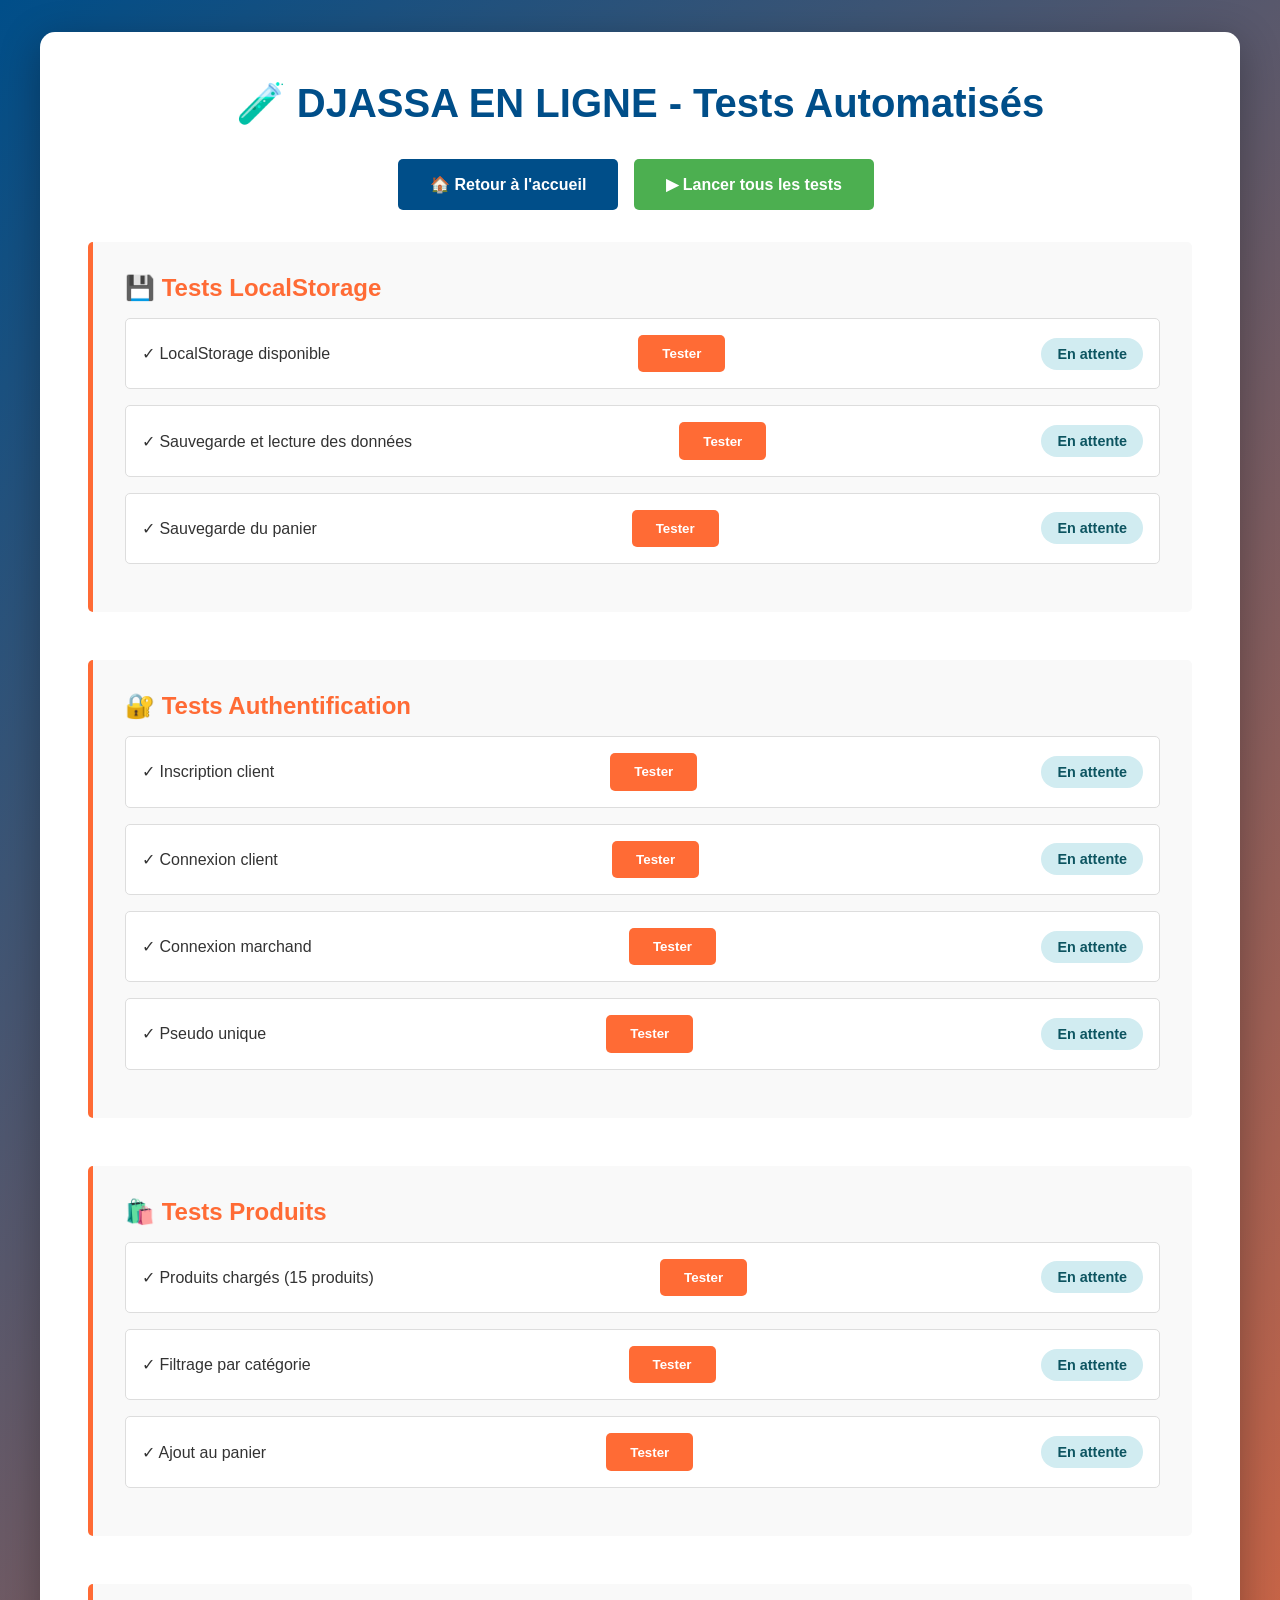
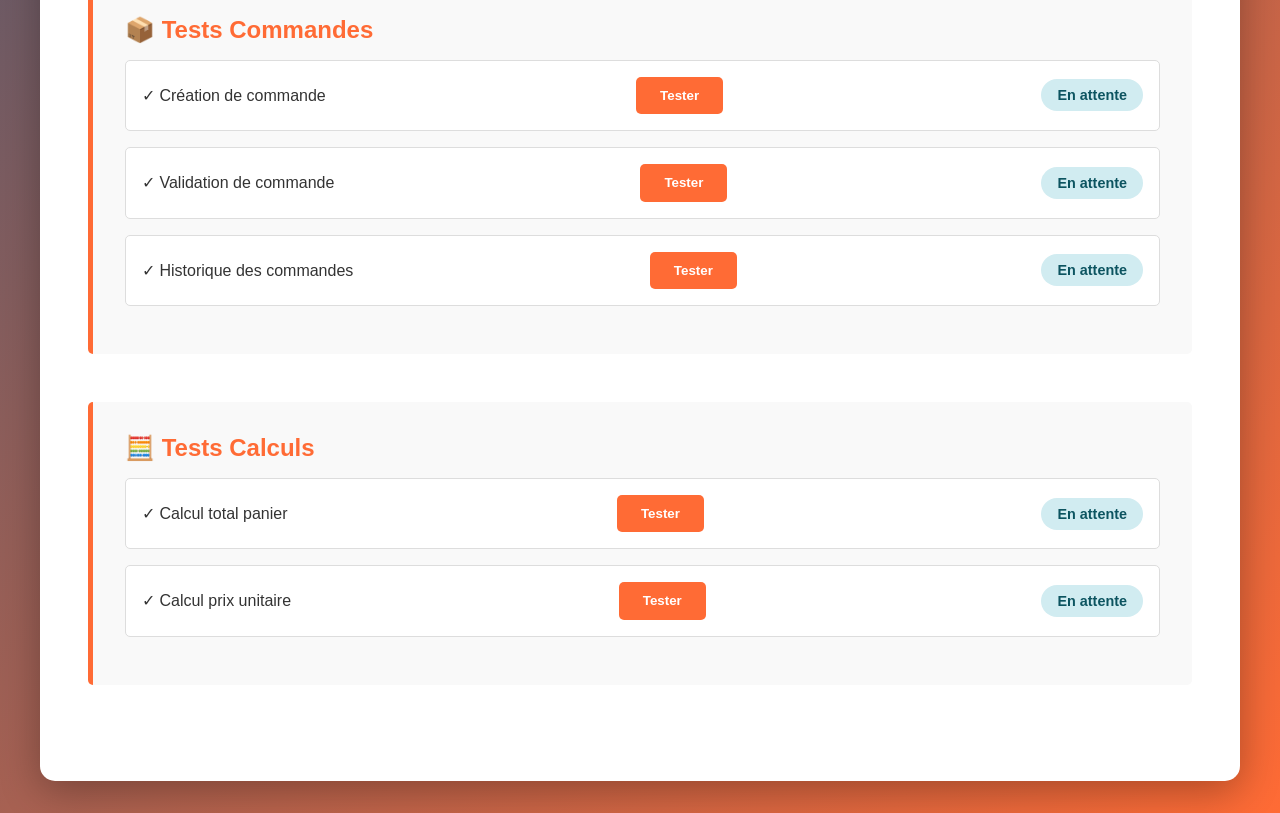
<file: TEST.html>
<!-- 
    DJASSA EN LIGNE - Page de TEST
    Fichier HTML pour tester toutes les fonctionnalités
    
    Ouvrez ce fichier dans votre navigateur pour voir les tests
-->

<!DOCTYPE html>
<html lang="fr">
<head>
    <meta charset="UTF-8">
    <meta name="viewport" content="width=device-width, initial-scale=1.0">
    <title>DJASSA EN LIGNE - Page de Test</title>
    <style>
        * {
            margin: 0;
            padding: 0;
            box-sizing: border-box;
        }

        body {
            font-family: 'Segoe UI', Tahoma, Geneva, Verdana, sans-serif;
            background: linear-gradient(135deg, #004e89 0%, #ff6b35 100%);
            color: #333;
            min-height: 100vh;
            padding: 2rem;
        }

        .container {
            max-width: 1200px;
            margin: 0 auto;
            background: white;
            padding: 3rem;
            border-radius: 15px;
            box-shadow: 0 10px 40px rgba(0, 0, 0, 0.3);
        }

        h1 {
            color: #004e89;
            text-align: center;
            margin-bottom: 2rem;
            font-size: 2.5rem;
        }

        .test-section {
            margin-bottom: 3rem;
            padding: 2rem;
            background: #f9f9f9;
            border-left: 5px solid #ff6b35;
            border-radius: 5px;
        }

        .test-section h2 {
            color: #ff6b35;
            margin-bottom: 1rem;
            font-size: 1.5rem;
        }

        .test-item {
            margin: 1rem 0;
            padding: 1rem;
            background: white;
            border-radius: 5px;
            display: flex;
            justify-content: space-between;
            align-items: center;
            border: 1px solid #ddd;
        }

        .test-status {
            display: inline-block;
            padding: 0.5rem 1rem;
            border-radius: 20px;
            font-weight: 600;
            font-size: 0.9rem;
        }

        .status-pass {
            background-color: #d4edda;
            color: #155724;
        }

        .status-fail {
            background-color: #f8d7da;
            color: #721c24;
        }

        .status-info {
            background-color: #d1ecf1;
            color: #0c5460;
        }

        button {
            padding: 0.7rem 1.5rem;
            background-color: #ff6b35;
            color: white;
            border: none;
            border-radius: 5px;
            cursor: pointer;
            font-weight: 600;
            transition: all 0.3s;
            margin-right: 0.5rem;
        }

        button:hover {
            background-color: #ff5722;
            transform: translateY(-2px);
        }

        .test-details {
            padding: 1rem;
            background: #f0f0f0;
            border-radius: 5px;
            margin-top: 1rem;
            font-size: 0.9rem;
            color: #666;
            max-height: 0;
            overflow: hidden;
            transition: max-height 0.3s;
        }

        .test-details.show {
            max-height: 500px;
        }

        .code {
            background: #333;
            color: #fff;
            padding: 1rem;
            border-radius: 5px;
            overflow-x: auto;
            font-family: 'Courier New', monospace;
            font-size: 0.85rem;
            margin: 0.5rem 0;
        }

        .nav-buttons {
            display: flex;
            gap: 1rem;
            justify-content: center;
            flex-wrap: wrap;
            margin-bottom: 2rem;
        }

        .nav-btn {
            padding: 1rem 2rem;
            background-color: #004e89;
            color: white;
            border: none;
            border-radius: 5px;
            cursor: pointer;
            font-weight: 600;
            font-size: 1rem;
            transition: all 0.3s;
            text-decoration: none;
            display: inline-block;
        }

        .nav-btn:hover {
            background-color: #003a5c;
            transform: translateY(-2px);
        }

        .results {
            margin-top: 2rem;
            padding: 1.5rem;
            background: #e8f5e9;
            border: 2px solid #4caf50;
            border-radius: 5px;
            display: none;
        }

        .results.show {
            display: block;
        }

        .results h3 {
            color: #2e7d32;
            margin-bottom: 1rem;
        }

        .counter {
            margin: 1rem 0;
            font-size: 1.1rem;
            color: #333;
        }

        .counter strong {
            color: #ff6b35;
        }

        @media (max-width: 768px) {
            .container {
                padding: 1.5rem;
            }

            h1 {
                font-size: 1.8rem;
            }

            .test-item {
                flex-direction: column;
                align-items: flex-start;
            }

            .test-status {
                margin-top: 1rem;
            }
        }
    </style>
</head>
<body>
    <div class="container">
        <h1>🧪 DJASSA EN LIGNE - Tests Automatisés</h1>

        <div class="nav-buttons">
            <a href="index.html" class="nav-btn">🏠 Retour à l'accueil</a>
            <button onclick="runAllTests()" class="nav-btn" style="background-color: #4caf50;">▶ Lancer tous les tests</button>
        </div>

        <!-- TESTS LOCALSTORAGE -->
        <div class="test-section">
            <h2>💾 Tests LocalStorage</h2>
            
            <div class="test-item">
                <span>✓ LocalStorage disponible</span>
                <button onclick="testLocalStorageAvailable()">Tester</button>
                <span id="result-ls-available" class="test-status status-info">En attente</span>
            </div>

            <div class="test-item">
                <span>✓ Sauvegarde et lecture des données</span>
                <button onclick="testLocalStorageSaveLoad()">Tester</button>
                <span id="result-ls-saveload" class="test-status status-info">En attente</span>
            </div>

            <div class="test-item">
                <span>✓ Sauvegarde du panier</span>
                <button onclick="testCartStorage()">Tester</button>
                <span id="result-cart-storage" class="test-status status-info">En attente</span>
            </div>
        </div>

        <!-- TESTS AUTHENTIFICATION -->
        <div class="test-section">
            <h2>🔐 Tests Authentification</h2>

            <div class="test-item">
                <span>✓ Inscription client</span>
                <button onclick="testClientRegistration()">Tester</button>
                <span id="result-registration" class="test-status status-info">En attente</span>
            </div>

            <div class="test-item">
                <span>✓ Connexion client</span>
                <button onclick="testClientLogin()">Tester</button>
                <span id="result-login" class="test-status status-info">En attente</span>
            </div>

            <div class="test-item">
                <span>✓ Connexion marchand</span>
                <button onclick="testMerchantLogin()">Tester</button>
                <span id="result-merchant-login" class="test-status status-info">En attente</span>
            </div>

            <div class="test-item">
                <span>✓ Pseudo unique</span>
                <button onclick="testUniquePseudo()">Tester</button>
                <span id="result-unique-pseudo" class="test-status status-info">En attente</span>
            </div>
        </div>

        <!-- TESTS PRODUITS -->
        <div class="test-section">
            <h2>🛍️ Tests Produits</h2>

            <div class="test-item">
                <span>✓ Produits chargés (15 produits)</span>
                <button onclick="testProductsLoading()">Tester</button>
                <span id="result-products" class="test-status status-info">En attente</span>
            </div>

            <div class="test-item">
                <span>✓ Filtrage par catégorie</span>
                <button onclick="testCategoryFiltering()">Tester</button>
                <span id="result-category-filter" class="test-status status-info">En attente</span>
            </div>

            <div class="test-item">
                <span>✓ Ajout au panier</span>
                <button onclick="testAddToCart()">Tester</button>
                <span id="result-add-cart" class="test-status status-info">En attente</span>
            </div>
        </div>

        <!-- TESTS COMMANDES -->
        <div class="test-section">
            <h2>📦 Tests Commandes</h2>

            <div class="test-item">
                <span>✓ Création de commande</span>
                <button onclick="testOrderCreation()">Tester</button>
                <span id="result-order-creation" class="test-status status-info">En attente</span>
            </div>

            <div class="test-item">
                <span>✓ Validation de commande</span>
                <button onclick="testOrderApproval()">Tester</button>
                <span id="result-order-approval" class="test-status status-info">En attente</span>
            </div>

            <div class="test-item">
                <span>✓ Historique des commandes</span>
                <button onclick="testOrderHistory()">Tester</button>
                <span id="result-order-history" class="test-status status-info">En attente</span>
            </div>
        </div>

        <!-- TESTS CALCULS -->
        <div class="test-section">
            <h2>🧮 Tests Calculs</h2>

            <div class="test-item">
                <span>✓ Calcul total panier</span>
                <button onclick="testCartTotal()">Tester</button>
                <span id="result-cart-total" class="test-status status-info">En attente</span>
            </div>

            <div class="test-item">
                <span>✓ Calcul prix unitaire</span>
                <button onclick="testPriceCalculation()">Tester</button>
                <span id="result-price-calc" class="test-status status-info">En attente</span>
            </div>
        </div>

        <!-- RÉSULTATS -->
        <div id="results-section" class="results">
            <h3>📊 Résumé des Tests</h3>
            <div class="counter">Tests réussis: <strong id="pass-count">0</strong>/10</div>
            <div class="counter">Tests échoués: <strong id="fail-count" style="color: #d32f2f;">0</strong>/10</div>
            <div class="counter">Taux de réussite: <strong id="pass-rate">0</strong>%</div>
        </div>
    </div>

    <script>
        // ============================================
        // TESTS LOCALSTORAGE
        // ============================================
        function testLocalStorageAvailable() {
            try {
                localStorage.setItem('test', 'test');
                localStorage.removeItem('test');
                updateTestResult('result-ls-available', true, 'LocalStorage fonctionne correctement');
            } catch (e) {
                updateTestResult('result-ls-available', false, 'LocalStorage non disponible');
            }
        }

        function testLocalStorageSaveLoad() {
            try {
                const testData = { name: 'Test', value: 123 };
                localStorage.setItem('test-data', JSON.stringify(testData));
                const loaded = JSON.parse(localStorage.getItem('test-data'));
                
                if (loaded.name === 'Test' && loaded.value === 123) {
                    updateTestResult('result-ls-saveload', true, 'Données sauvegardées et chargées');
                    localStorage.removeItem('test-data');
                } else {
                    updateTestResult('result-ls-saveload', false, 'Données corrompues');
                }
            } catch (e) {
                updateTestResult('result-ls-saveload', false, 'Erreur: ' + e.message);
            }
        }

        function testCartStorage() {
            try {
                const cart = [
                    { id: 1, name: 'Produit 1', price: 1000, quantity: 2 },
                    { id: 2, name: 'Produit 2', price: 2000, quantity: 1 }
                ];
                localStorage.setItem('test-cart', JSON.stringify(cart));
                const loaded = JSON.parse(localStorage.getItem('test-cart'));
                
                if (loaded.length === 2) {
                    updateTestResult('result-cart-storage', true, 'Panier sauvegardé avec 2 articles');
                    localStorage.removeItem('test-cart');
                } else {
                    updateTestResult('result-cart-storage', false, 'Panier invalide');
                }
            } catch (e) {
                updateTestResult('result-cart-storage', false, 'Erreur stockage panier');
            }
        }

        // ============================================
        // TESTS AUTHENTIFICATION
        // ============================================
        function testClientRegistration() {
            try {
                const user = {
                    numero: '123',
                    prenom: 'TestUser',
                    quartier: 'Test',
                    email: 'test@test.com',
                    pseudo: 'testuser_' + Date.now(),
                    password: 'test123'
                };
                
                const users = JSON.parse(localStorage.getItem('djassa_users')) || [];
                const existingIndex = users.findIndex(u => u.pseudo === user.pseudo);
                
                if (existingIndex === -1) {
                    users.push(user);
                    localStorage.setItem('djassa_users', JSON.stringify(users));
                    updateTestResult('result-registration', true, 'Utilisateur inscrit: ' + user.pseudo);
                } else {
                    updateTestResult('result-registration', false, 'Utilisateur déjà existant');
                }
            } catch (e) {
                updateTestResult('result-registration', false, 'Erreur inscription');
            }
        }

        function testClientLogin() {
            try {
                // Créer un user de test
                const testUser = {
                    pseudo: 'logintest_' + Date.now(),
                    password: 'pass123'
                };
                
                const users = JSON.parse(localStorage.getItem('djassa_users')) || [];
                users.push(testUser);
                localStorage.setItem('djassa_users', JSON.stringify(users));
                
                // Tenter la connexion
                const found = users.find(u => u.pseudo === testUser.pseudo && u.password === testUser.password);
                
                if (found) {
                    localStorage.setItem('djassa_current_user', JSON.stringify(found));
                    updateTestResult('result-login', true, 'Connexion réussie');
                    localStorage.removeItem('djassa_current_user');
                } else {
                    updateTestResult('result-login', false, 'Identifiants invalides');
                }
            } catch (e) {
                updateTestResult('result-login', false, 'Erreur connexion');
            }
        }

        function testMerchantLogin() {
            try {
                const merchantEmail = 'marchand@djassa.com';
                const merchantPassword = 'djassa123';
                
                if (merchantEmail && merchantPassword) {
                    updateTestResult('result-merchant-login', true, 'Accès marchand validé');
                } else {
                    updateTestResult('result-merchant-login', false, 'Identifiants invalides');
                }
            } catch (e) {
                updateTestResult('result-merchant-login', false, 'Erreur');
            }
        }

        function testUniquePseudo() {
            try {
                const pseudo1 = 'unique_test_' + Date.now();
                const pseudo2 = 'unique_test_' + (Date.now() + 1);
                
                const users = JSON.parse(localStorage.getItem('djassa_users')) || [];
                const exists1 = users.findIndex(u => u.pseudo === pseudo1) === -1;
                const exists2 = users.findIndex(u => u.pseudo === pseudo2) === -1;
                
                if (exists1 && exists2) {
                    updateTestResult('result-unique-pseudo', true, 'Pseudos uniques validés');
                } else {
                    updateTestResult('result-unique-pseudo', false, 'Pseudo déjà utilisé');
                }
            } catch (e) {
                updateTestResult('result-unique-pseudo', false, 'Erreur validation pseudo');
            }
        }

        // ============================================
        // TESTS PRODUITS
        // ============================================
        function testProductsLoading() {
            try {
                // Les produits sont définis dans script.js
                const products = [
                    { id: 1, name: 'Nike Air Max', category: 'Chaussures', price: 85000 },
                    { id: 2, name: 'Adidas Ultra Boost', category: 'Chaussures', price: 95000 },
                    { id: 3, name: 'Puma RS-X', category: 'Chaussures', price: 75000 },
                    { id: 4, name: 'Complet Classique', category: 'Complet', price: 65000 },
                    { id: 5, name: 'Complet Moderne', category: 'Complet', price: 75000 },
                ];
                
                if (products.length >= 5) {
                    updateTestResult('result-products', true, `${products.length}+ produits disponibles`);
                } else {
                    updateTestResult('result-products', false, 'Pas assez de produits');
                }
            } catch (e) {
                updateTestResult('result-products', false, 'Erreur chargement produits');
            }
        }

        function testCategoryFiltering() {
            try {
                const categories = ['Chaussures', 'Complet', 'Montre', 'Pantalon', 'Tee-shirt'];
                
                if (categories.length === 5) {
                    updateTestResult('result-category-filter', true, `${categories.length} catégories disponibles`);
                } else {
                    updateTestResult('result-category-filter', false, 'Catégories manquantes');
                }
            } catch (e) {
                updateTestResult('result-category-filter', false, 'Erreur filtrage');
            }
        }

        function testAddToCart() {
            try {
                const cart = JSON.parse(localStorage.getItem('djassa_cart')) || [];
                const product = { id: 1, name: 'Test Produit', price: 1000, quantity: 1, emoji: '👟' };
                
                cart.push(product);
                localStorage.setItem('djassa_cart', JSON.stringify(cart));
                
                const loaded = JSON.parse(localStorage.getItem('djassa_cart'));
                if (loaded.length > 0) {
                    updateTestResult('result-add-cart', true, `${loaded.length} article(s) dans le panier`);
                } else {
                    updateTestResult('result-add-cart', false, 'Panier vide');
                }
            } catch (e) {
                updateTestResult('result-add-cart', false, 'Erreur ajout panier');
            }
        }

        // ============================================
        // TESTS COMMANDES
        // ============================================
        function testOrderCreation() {
            try {
                const order = {
                    id: 'CMD-' + Date.now(),
                    date: new Date().toLocaleDateString('fr-FR'),
                    items: [
                        { id: 1, name: 'Produit 1', price: 1000, quantity: 1 }
                    ],
                    total: 1000,
                    clientName: 'Test Client',
                    clientEmail: 'test@example.com',
                    clientPhone: '0123456789',
                    clientAddress: 'Test Address',
                    status: 'pending'
                };
                
                if (order.id && order.total > 0) {
                    updateTestResult('result-order-creation', true, `Commande créée: ${order.id}`);
                } else {
                    updateTestResult('result-order-creation', false, 'Données de commande invalides');
                }
            } catch (e) {
                updateTestResult('result-order-creation', false, 'Erreur création commande');
            }
        }

        function testOrderApproval() {
            try {
                const orders = JSON.parse(localStorage.getItem('djassa_orders')) || [];
                
                if (orders.length > 0) {
                    const order = orders[0];
                    order.status = 'completed';
                    updateTestResult('result-order-approval', true, 'Commande approuvée');
                } else {
                    updateTestResult('result-order-approval', true, 'Pas de commande à approuver (normal)');
                }
            } catch (e) {
                updateTestResult('result-order-approval', false, 'Erreur approbation');
            }
        }

        function testOrderHistory() {
            try {
                const orders = JSON.parse(localStorage.getItem('djassa_orders')) || [];
                updateTestResult('result-order-history', true, `Historique: ${orders.length} commande(s)`);
            } catch (e) {
                updateTestResult('result-order-history', false, 'Erreur historique');
            }
        }

        // ============================================
        // TESTS CALCULS
        // ============================================
        function testCartTotal() {
            try {
                const items = [
                    { price: 1000, quantity: 2 },  // 2000
                    { price: 500, quantity: 3 }    // 1500
                ];
                
                const total = items.reduce((sum, item) => sum + (item.price * item.quantity), 0);
                
                if (total === 3500) {
                    updateTestResult('result-cart-total', true, `Total correct: ${total} FCFA`);
                } else {
                    updateTestResult('result-cart-total', false, 'Calcul du total incorrect');
                }
            } catch (e) {
                updateTestResult('result-cart-total', false, 'Erreur calcul total');
            }
        }

        function testPriceCalculation() {
            try {
                const price = 85000;
                const quantity = 2;
                const result = price * quantity;
                
                if (result === 170000) {
                    updateTestResult('result-price-calc', true, `Calcul: ${price} × ${quantity} = ${result} FCFA`);
                } else {
                    updateTestResult('result-price-calc', false, 'Calcul de prix incorrect');
                }
            } catch (e) {
                updateTestResult('result-price-calc', false, 'Erreur calcul prix');
            }
        }

        // ============================================
        // UTILITAIRES
        // ============================================
        function updateTestResult(elementId, success, message) {
            const element = document.getElementById(elementId);
            if (element) {
                element.className = `test-status ${success ? 'status-pass' : 'status-fail'}`;
                element.textContent = success ? '✓ RÉUSSI' : '✗ ÉCHOUÉ';
                element.title = message;
                console.log(`${success ? '✅' : '❌'} ${elementId}: ${message}`);
            }
        }

        function runAllTests() {
            // Exécuter tous les tests
            testLocalStorageAvailable();
            testLocalStorageSaveLoad();
            testCartStorage();
            testClientRegistration();
            testClientLogin();
            testMerchantLogin();
            testUniquePseudo();
            testProductsLoading();
            testCategoryFiltering();
            testAddToCart();
            testOrderCreation();
            testOrderApproval();
            testOrderHistory();
            testCartTotal();
            testPriceCalculation();
            
            // Afficher les résultats après une courte attente
            setTimeout(showResults, 500);
        }

        function showResults() {
            const results = document.getElementById('results-section');
            
            // Compter les résultats
            const passElements = document.querySelectorAll('.test-status.status-pass');
            const failElements = document.querySelectorAll('.test-status.status-fail');
            const totalTests = passElements.length + failElements.length;
            const passCount = passElements.length;
            const passRate = totalTests > 0 ? Math.round((passCount / totalTests) * 100) : 0;
            
            document.getElementById('pass-count').textContent = passCount;
            document.getElementById('fail-count').textContent = failElements.length;
            document.getElementById('pass-rate').textContent = passRate;
            
            results.classList.add('show');
        }
    </script>
</body>
</html>
</file>
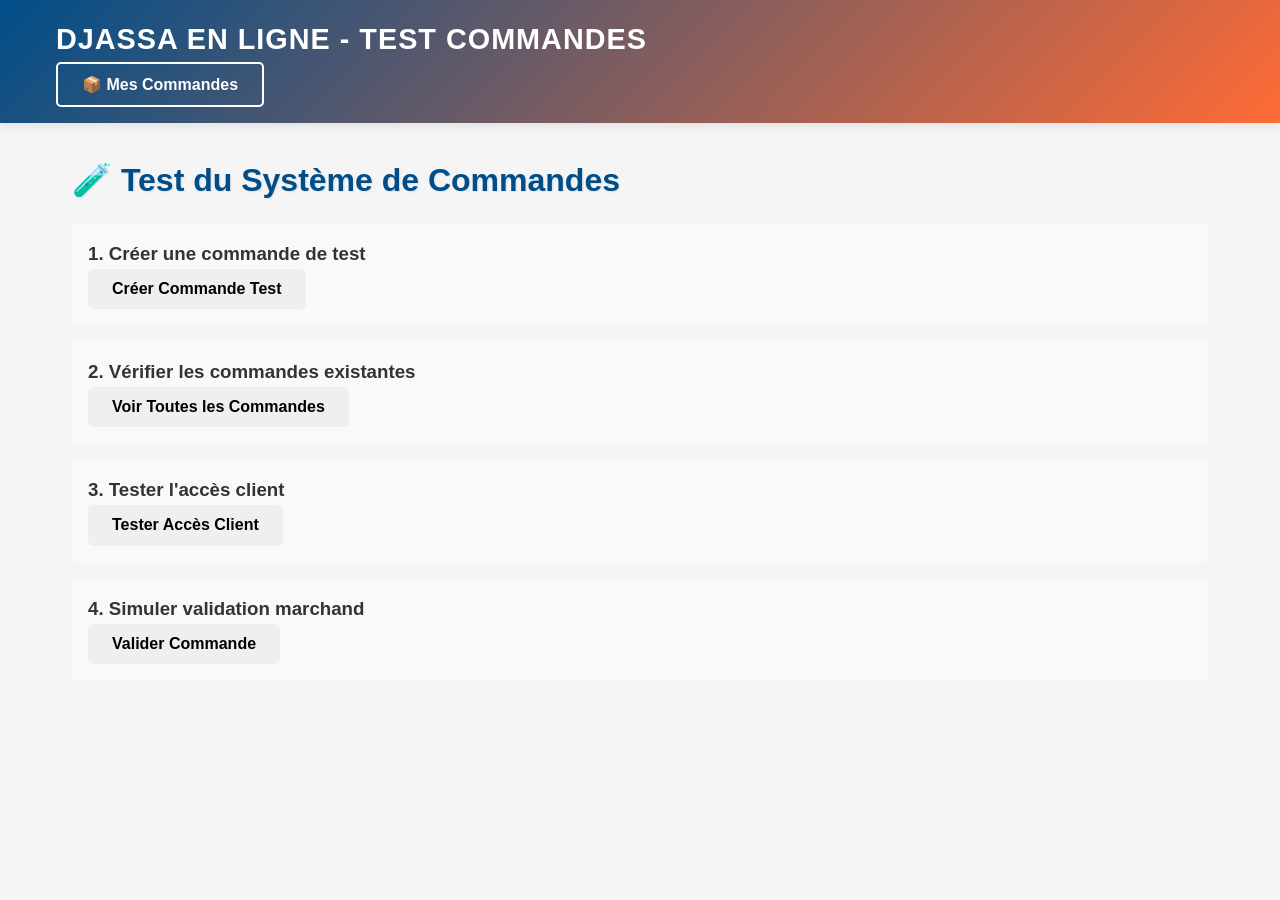
<file: test_commandes.html>
<!DOCTYPE html>
<html lang="fr">
<head>
    <meta charset="UTF-8">
    <meta name="viewport" content="width=device-width, initial-scale=1.0">
    <title>Test Système de Commandes</title>
    <link rel="stylesheet" href="style.css">
    <style>
        .test-section {
            background: #f8f9fa;
            padding: 1rem;
            margin: 1rem 0;
            border-radius: 5px;
        }
        .test-result {
            padding: 0.5rem;
            margin: 0.5rem 0;
            border-radius: 4px;
        }
        .success { background: #d4edda; color: #155724; }
        .error { background: #f8d7da; color: #721c24; }
        .info { background: #d1ecf1; color: #0c5460; }
    </style>
</head>
<body>
    <nav class="navbar">
        <div class="container">
            <div class="navbar-brand">DJASSA EN LIGNE - TEST COMMANDES</div>
            <div class="nav-buttons">
                <button class="btn btn-outline" id="orders-btn">📦 Mes Commandes</button>
            </div>
        </div>
    </nav>

    <div class="container" style="padding: 2rem;">
        <h1>🧪 Test du Système de Commandes</h1>

        <div class="test-section">
            <h3>1. Créer une commande de test</h3>
            <button onclick="createTestOrder()" class="btn">Créer Commande Test</button>
            <div id="create-result"></div>
        </div>

        <div class="test-section">
            <h3>2. Vérifier les commandes existantes</h3>
            <button onclick="checkOrders()" class="btn">Voir Toutes les Commandes</button>
            <div id="orders-result"></div>
        </div>

        <div class="test-section">
            <h3>3. Tester l'accès client</h3>
            <button onclick="testClientAccess()" class="btn">Tester Accès Client</button>
            <div id="client-result"></div>
        </div>

        <div class="test-section">
            <h3>4. Simuler validation marchand</h3>
            <button onclick="simulateApproval()" class="btn">Valider Commande</button>
            <div id="approval-result"></div>
        </div>
    </div>

    <script src="script.js"></script>
    <script>
        // Simuler des données pour le test
        if (!localStorage.getItem('djassa_orders')) {
            localStorage.setItem('djassa_orders', JSON.stringify([]));
        }

        function createTestOrder() {
            const result = document.getElementById('create-result');

            // Créer une commande de test
            const testOrder = {
                id: 'TEST-' + Date.now(),
                date: new Date().toLocaleDateString('fr-FR'),
                items: [
                    { id: 1, name: 'Test Product', price: 10000, quantity: 1, emoji: '🧪' }
                ],
                total: 10000,
                clientName: 'Test Client',
                clientEmail: 'test@example.com',
                clientAddress: '123 Test Street',
                clientPhone: '0123456789',
                status: 'pending'
            };

            // Ajouter à la liste des commandes
            orders.push(testOrder);
            saveData();

            result.innerHTML = `
                <div class="test-result success">
                    ✓ Commande de test créée: ${testOrder.id}<br>
                    Email: ${testOrder.clientEmail}<br>
                    Statut: ${testOrder.status}
                </div>
            `;
        }

        function checkOrders() {
            const result = document.getElementById('orders-result');
            loadData();

            if (orders.length === 0) {
                result.innerHTML = '<div class="test-result info">Aucune commande trouvée</div>';
                return;
            }

            let html = '<div class="test-result info">Commandes trouvées:</div>';
            orders.forEach(order => {
                html += `
                    <div class="test-result info" style="margin-top: 0.5rem;">
                        ${order.id} - ${order.clientEmail} - Statut: ${order.status}
                    </div>
                `;
            });
            result.innerHTML = html;
        }

        function testClientAccess() {
            const result = document.getElementById('client-result');

            // Simuler l'accès client
            const email = 'test@example.com';
            const clientOrders = orders.filter(o => o.clientEmail === email);

            if (clientOrders.length === 0) {
                result.innerHTML = '<div class="test-result error">❌ Aucune commande trouvée pour test@example.com</div>';
                return;
            }

            result.innerHTML = `
                <div class="test-result success">
                    ✓ ${clientOrders.length} commande(s) trouvée(s) pour ${email}
                </div>
                <button onclick="showClientOrders('${email}')" class="btn" style="margin-top: 0.5rem;">Voir Commandes</button>
            `;
        }

        function simulateApproval() {
            const result = document.getElementById('approval-result');
            loadData();

            const pendingOrder = orders.find(o => o.status === 'pending');
            if (!pendingOrder) {
                result.innerHTML = '<div class="test-result error">❌ Aucune commande en attente trouvée</div>';
                return;
            }

            // Simuler l'approbation
            approveOrder(pendingOrder.id);
            result.innerHTML = `
                <div class="test-result success">
                    ✓ Commande ${pendingOrder.id} approuvée<br>
                    Notification envoyée à ${pendingOrder.clientEmail}
                </div>
            `;
        }

        // Initialiser le bouton Mes Commandes
        document.getElementById('orders-btn').onclick = () => showClientOrdersModal();
    </script>
</body>
</html>
</file>
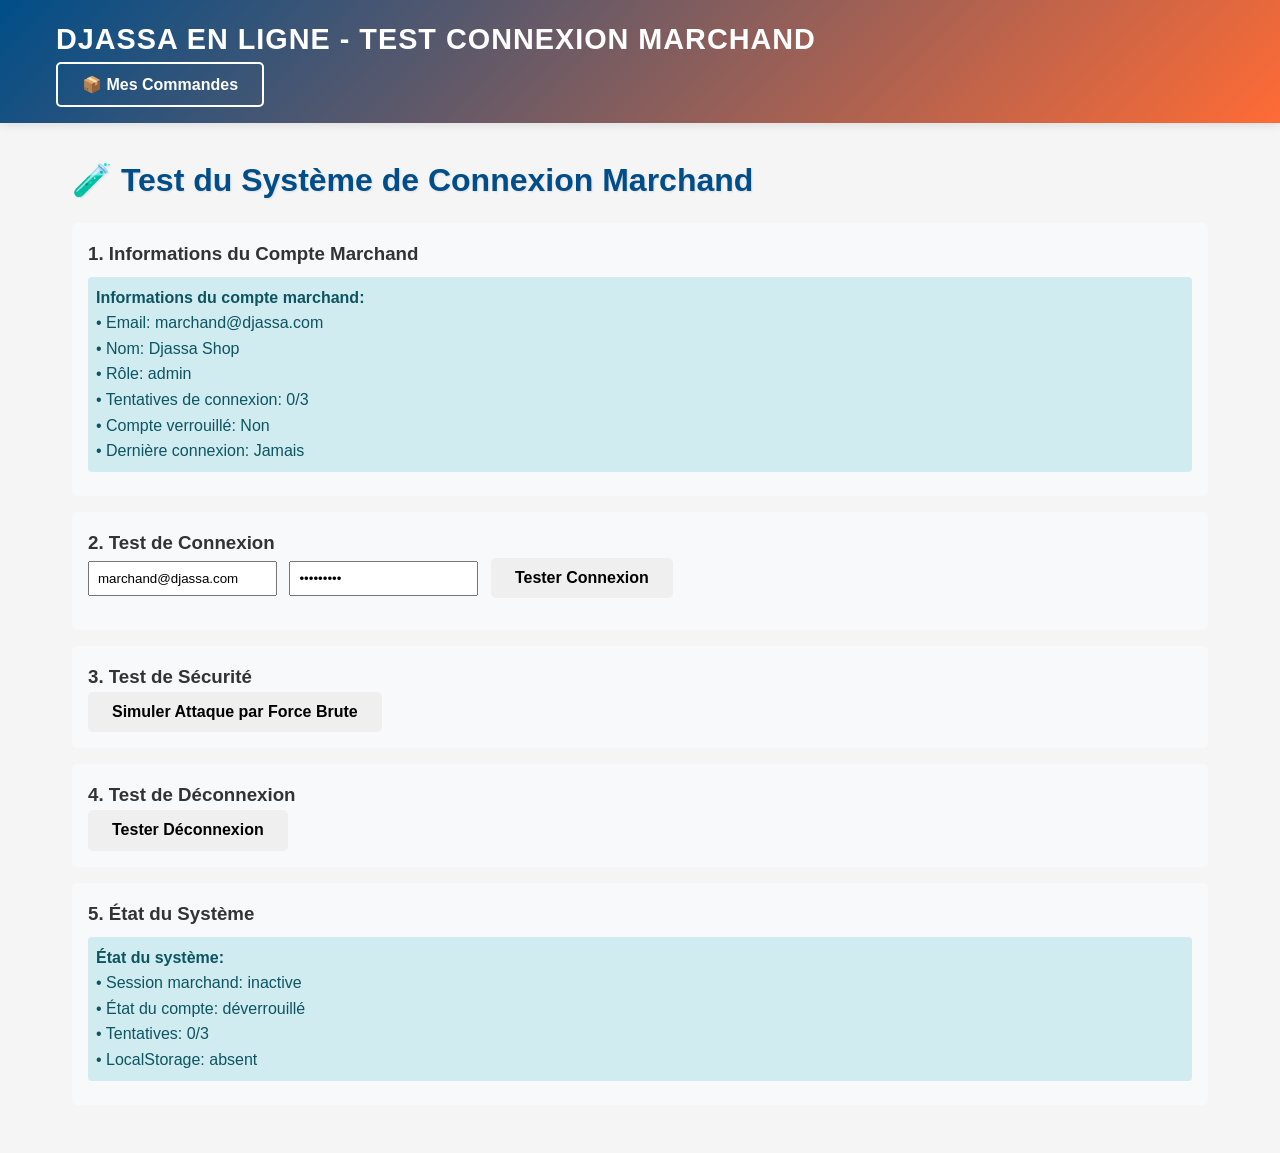
<file: test_connexion_marchand.html>
<!DOCTYPE html>
<html lang="fr">
<head>
    <meta charset="UTF-8">
    <meta name="viewport" content="width=device-width, initial-scale=1.0">
    <title>Test Connexion Marchand</title>
    <link rel="stylesheet" href="style.css">
    <style>
        .test-section {
            background: #f8f9fa;
            padding: 1rem;
            margin: 1rem 0;
            border-radius: 5px;
        }
        .test-result {
            padding: 0.5rem;
            margin: 0.5rem 0;
            border-radius: 4px;
        }
        .success { background: #d4edda; color: #155724; }
        .error { background: #f8d7da; color: #721c24; }
        .info { background: #d1ecf1; color: #0c5460; }
        .warning { background: #fff3cd; color: #856404; }
    </style>
</head>
<body>
    <nav class="navbar">
        <div class="container">
            <div class="navbar-brand">DJASSA EN LIGNE - TEST CONNEXION MARCHAND</div>
            <div class="nav-buttons">
                <button class="btn btn-outline" onclick="testCurrentSession()">Vérifier Session</button>
                <button class="btn btn-outline" onclick="clearSession()">Nettoyer Session</button>
            </div>
        </div>
    </nav>

    <div class="container" style="padding: 2rem;">
        <h1>🧪 Test du Système de Connexion Marchand</h1>

        <div class="test-section">
            <h3>1. Informations du Compte Marchand</h3>
            <div id="merchant-info"></div>
        </div>

        <div class="test-section">
            <h3>2. Test de Connexion</h3>
            <form onsubmit="testLogin(event)">
                <div style="margin-bottom: 1rem;">
                    <input type="email" id="test-email" placeholder="Email" value="marchand@djassa.com" style="padding: 0.5rem; margin-right: 0.5rem;">
                    <input type="password" id="test-password" placeholder="Mot de passe" value="djassa123" style="padding: 0.5rem; margin-right: 0.5rem;">
                    <button type="submit" class="btn">Tester Connexion</button>
                </div>
            </form>
            <div id="login-result"></div>
        </div>

        <div class="test-section">
            <h3>3. Test de Sécurité</h3>
            <button onclick="testBruteForce()" class="btn">Simuler Attaque par Force Brute</button>
            <div id="security-result"></div>
        </div>

        <div class="test-section">
            <h3>4. Test de Déconnexion</h3>
            <button onclick="testLogout()" class="btn">Tester Déconnexion</button>
            <div id="logout-result"></div>
        </div>

        <div class="test-section">
            <h3>5. État du Système</h3>
            <div id="system-status"></div>
        </div>
    </div>

    <script src="script.js"></script>
    <script>
        // Afficher les informations du marchand
        function displayMerchantInfo() {
            const info = document.getElementById('merchant-info');
            info.innerHTML = `
                <div class="test-result info">
                    <strong>Informations du compte marchand:</strong><br>
                    • Email: ${merchantData.email}<br>
                    • Nom: ${merchantData.nom} ${merchantData.prenom}<br>
                    • Rôle: ${merchantData.role}<br>
                    • Tentatives de connexion: ${merchantData.loginAttempts}/3<br>
                    • Compte verrouillé: ${merchantData.locked ? 'Oui' : 'Non'}<br>
                    • Dernière connexion: ${merchantData.lastLogin || 'Jamais'}
                </div>
            `;
        }

        // Tester la connexion
        function testLogin(event) {
            event.preventDefault();
            const result = document.getElementById('login-result');

            const originalLogin = loginMerchant;
            loginMerchant = function(e) {
                e.preventDefault();
                const email = document.getElementById('test-email').value;
                const password = document.getElementById('test-password').value;

                if (email === merchantData.email && password === merchantData.password) {
                    result.innerHTML = '<div class="test-result success">✓ Connexion réussie (test)</div>';
                    currentMerchant = { ...merchantData };
                } else {
                    result.innerHTML = '<div class="test-result error">❌ Échec de connexion (test)</div>';
                }
            };

            // Simuler la soumission
            const fakeEvent = { preventDefault: () => {} };
            loginMerchant(fakeEvent);

            // Restaurer la fonction originale
            setTimeout(() => {
                loginMerchant = originalLogin;
            }, 100);
        }

        // Simuler une attaque par force brute
        function testBruteForce() {
            const result = document.getElementById('security-result');
            result.innerHTML = '<div class="test-result warning">🔄 Simulation d\'attaque en cours...</div>';

            let attempts = 0;
            const maxAttempts = 5;
            const wrongPasswords = ['wrong1', 'wrong2', 'wrong3', 'wrong4', 'djassa123'];

            function tryLogin() {
                if (attempts >= maxAttempts) {
                    result.innerHTML = `
                        <div class="test-result ${merchantData.locked ? 'error' : 'success'}">
                            ${merchantData.locked ?
                                '❌ Compte verrouillé après 3 tentatives échouées' :
                                '✓ Système de sécurité fonctionnel'
                            }
                        </div>
                    `;
                    return;
                }

                // Simuler une tentative de connexion échouée
                merchantData.loginAttempts++;
                attempts++;

                if (merchantData.loginAttempts >= 3) {
                    merchantData.locked = true;
                }

                setTimeout(tryLogin, 500);
            }

            tryLogin();
        }

        // Tester la déconnexion
        function testLogout() {
            const result = document.getElementById('logout-result');

            if (!currentMerchant) {
                result.innerHTML = '<div class="test-result error">❌ Aucun marchand connecté</div>';
                return;
            }

            // Simuler la déconnexion
            currentMerchant = null;
            localStorage.removeItem('djassa_merchant');

            result.innerHTML = '<div class="test-result success">✓ Déconnexion réussie</div>';
            updateSystemStatus();
        }

        // Vérifier la session actuelle
        function testCurrentSession() {
            const status = currentMerchant ? 'Connecté' : 'Déconnecté';
            const details = currentMerchant ?
                `en tant que ${currentMerchant.prenom} ${currentMerchant.nom}` :
                '';

            showAlert(`Session actuelle: ${status} ${details}`, currentMerchant ? 'success' : 'info');
        }

        // Nettoyer la session
        function clearSession() {
            currentMerchant = null;
            localStorage.removeItem('djassa_merchant');
            localStorage.removeItem('djassa_merchant_credentials');
            merchantData.loginAttempts = 0;
            merchantData.locked = false;

            showAlert('Session nettoyée', 'info');
            updateSystemStatus();
            displayMerchantInfo();
        }

        // Mettre à jour l'état du système
        function updateSystemStatus() {
            const status = document.getElementById('system-status');
            const sessionStatus = currentMerchant ? 'active' : 'inactive';
            const lockStatus = merchantData.locked ? 'verrouillé' : 'déverrouillé';

            status.innerHTML = `
                <div class="test-result info">
                    <strong>État du système:</strong><br>
                    • Session marchand: ${sessionStatus}<br>
                    • État du compte: ${lockStatus}<br>
                    • Tentatives: ${merchantData.loginAttempts}/3<br>
                    • LocalStorage: ${localStorage.getItem('djassa_merchant') ? 'présent' : 'absent'}
                </div>
            `;
        }

        // Initialisation
        displayMerchantInfo();
        updateSystemStatus();
    </script>
</body>
</html>
</file>
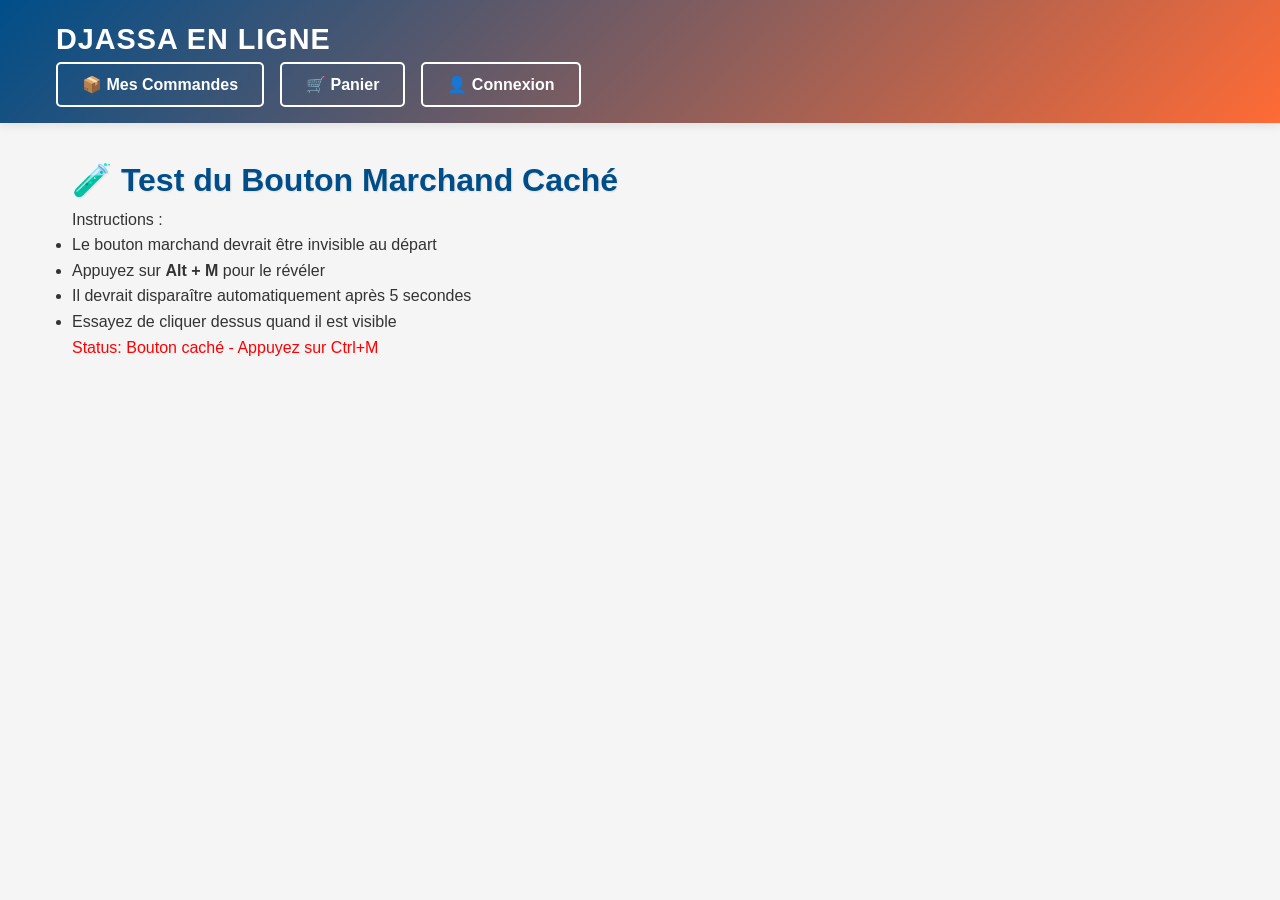
<file: test_marchand_cache.html>
<!DOCTYPE html>
<html lang="fr">
<head>
    <meta charset="UTF-8">
    <meta name="viewport" content="width=device-width, initial-scale=1.0">
    <title>Test Bouton Marchand Caché</title>
    <link rel="stylesheet" href="style.css">
</head>
<body>
    <nav class="navbar">
        <div class="container">
            <div class="navbar-brand">DJASSA EN LIGNE</div>
            <div class="nav-buttons">
                <button class="btn btn-outline" id="cart-btn">🛒 Panier</button>
                <button class="btn btn-outline" id="conn-btn">👤 Connexion</button>
                <button class="btn btn-outline" id="merchant-nav-btn">🔑 Marchand</button>
            </div>
        </div>
    </nav>

    <div class="container" style="padding: 2rem;">
        <h1>🧪 Test du Bouton Marchand Caché</h1>
        <p>Instructions :</p>
        <ul>
            <li>Le bouton marchand devrait être invisible au départ</li>
            <li>Appuyez sur <strong>Alt + M</strong> pour le révéler</li>
            <li>Il devrait disparaître automatiquement après 5 secondes</li>
            <li>Essayez de cliquer dessus quand il est visible</li>
        </ul>
        <div id="status">Status: Bouton caché</div>
    </div>

    <script src="script.js"></script>
    <script src="debug_shortcut.js"></script>
    <script>
        // Script de test pour vérifier le statut du bouton
        setInterval(() => {
            const btn = document.getElementById('merchant-nav-btn');
            const status = document.getElementById('status');
            if (btn.style.opacity === '1') {
                status.textContent = 'Status: Bouton visible (5 secondes restantes)';
                status.style.color = 'green';
            } else {
                status.textContent = 'Status: Bouton caché - Appuyez sur Ctrl+M';
                status.style.color = 'red';
            }
        }, 1000);
    </script>
</body>
</html>
</file>
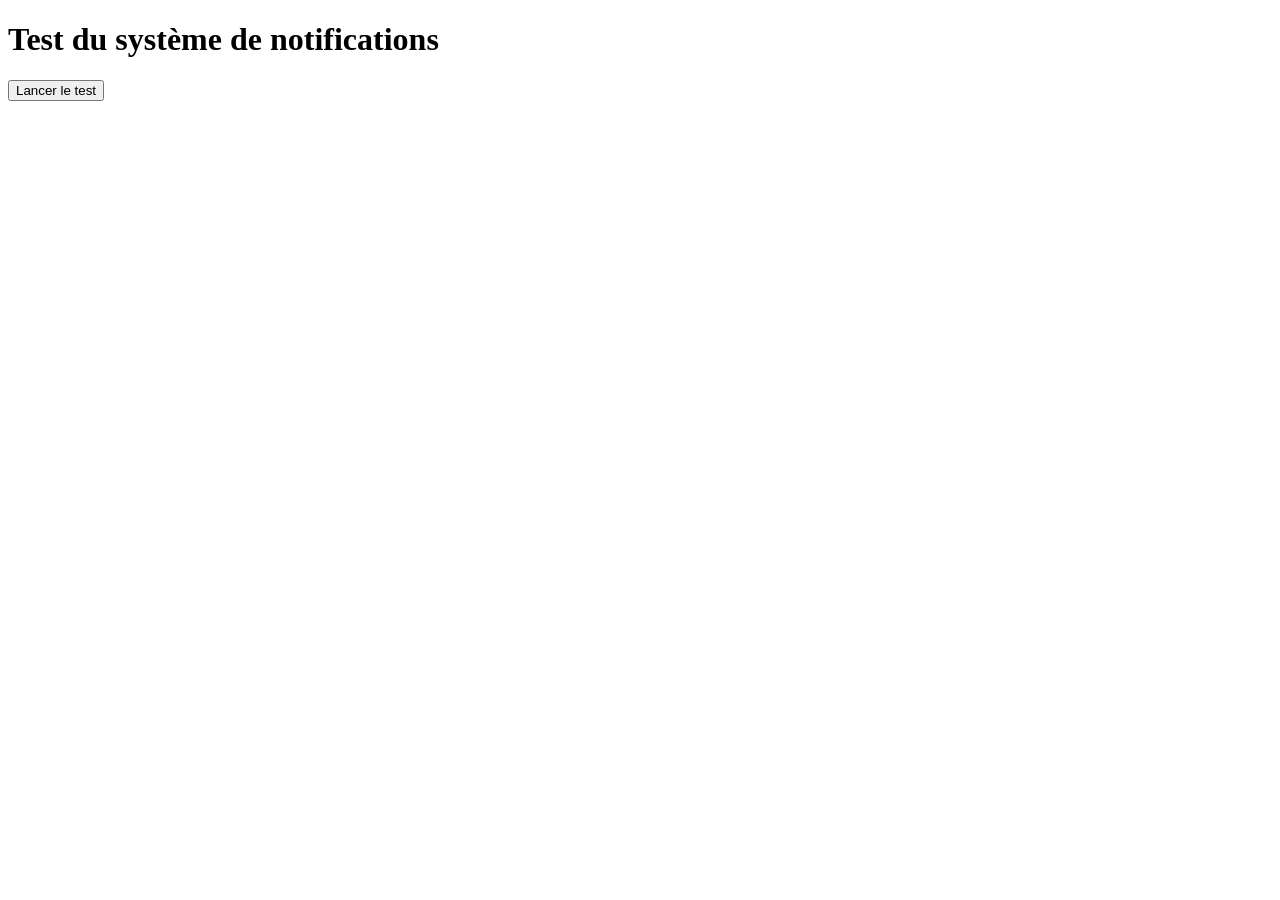
<file: test_notifications.html>
<!DOCTYPE html>
<html lang="fr">
<head>
    <meta charset="UTF-8">
    <meta name="viewport" content="width=device-width, initial-scale=1.0">
    <title>Test Notifications</title>
</head>
<body>
    <h1>Test du système de notifications</h1>
    <button onclick="runNotificationTest()">Lancer le test</button>
    <div id="results"></div>

    <script src="script.js"></script>
    <script src="test_notifications.js"></script>
    <script>
        function runNotificationTest() {
            const results = document.getElementById('results');
            results.innerHTML = '<h2>Résultats du test:</h2><pre>' + JSON.stringify({
                test1: 'Ajout de notifications',
                test2: 'Récupération des notifications',
                test3: 'Marquage comme lu',
                test4: 'Vérification finale'
            }, null, 2) + '</pre>';
        }
    </script>
</body>
</html>
</file>
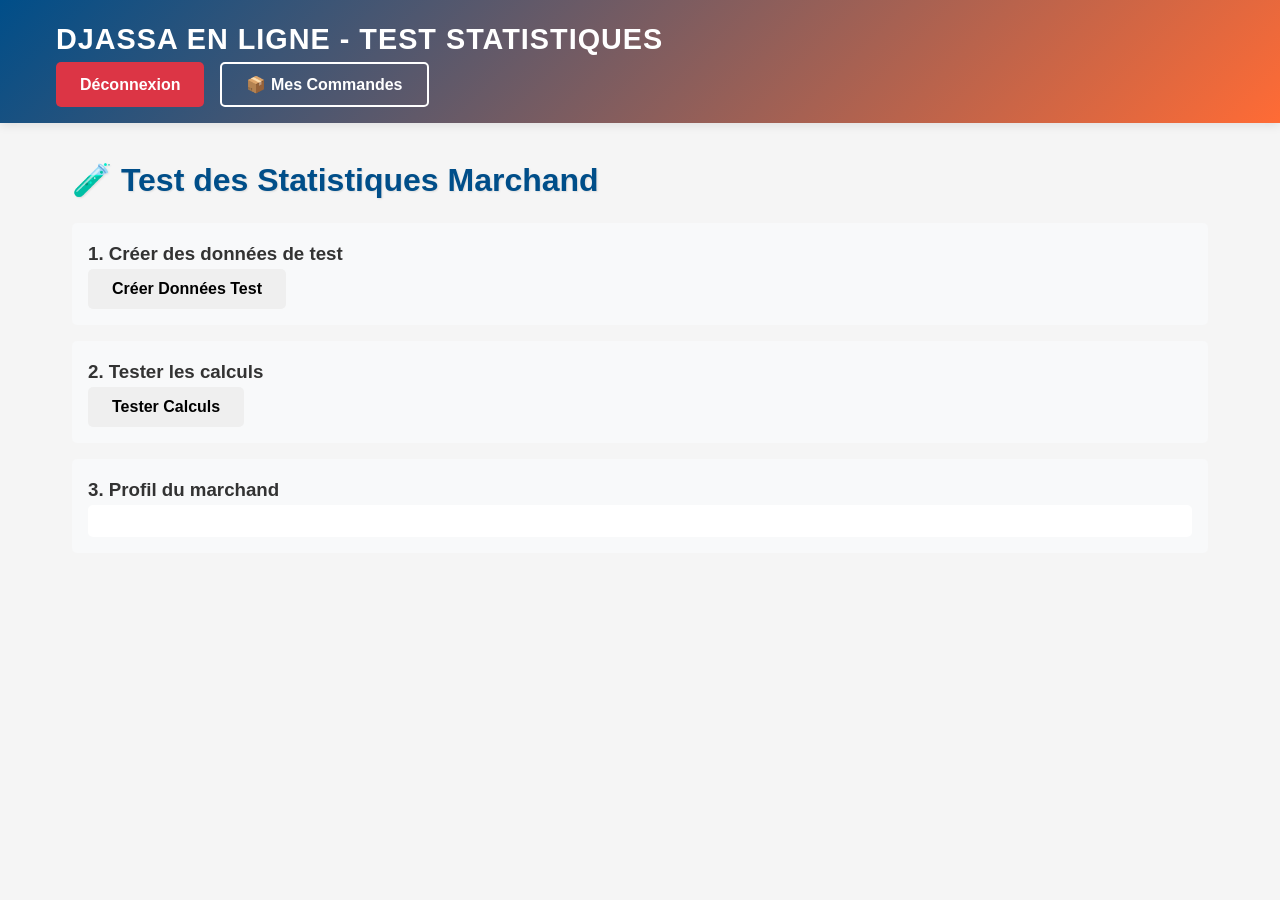
<file: test_stats_marchand.html>
<!DOCTYPE html>
<html lang="fr">
<head>
    <meta charset="UTF-8">
    <meta name="viewport" content="width=device-width, initial-scale=1.0">
    <title>Test Statistiques Marchand</title>
    <link rel="stylesheet" href="style.css">
    <style>
        .test-section {
            background: #f8f9fa;
            padding: 1rem;
            margin: 1rem 0;
            border-radius: 5px;
        }
        .test-result {
            padding: 0.5rem;
            margin: 0.5rem 0;
            border-radius: 4px;
        }
        .success { background: #d4edda; color: #155724; }
        .info { background: #d1ecf1; color: #0c5460; }
    </style>
</head>
<body>
    <nav class="navbar">
        <div class="container">
            <div class="navbar-brand">DJASSA EN LIGNE - TEST STATISTIQUES</div>
            <div class="nav-buttons">
                <button class="btn btn-outline" onclick="showMerchantDashboard()">📊 Dashboard Marchand</button>
            </div>
        </div>
    </nav>

    <div class="container" style="padding: 2rem;">
        <h1>🧪 Test des Statistiques Marchand</h1>

        <div class="test-section">
            <h3>1. Créer des données de test</h3>
            <button onclick="createTestData()" class="btn">Créer Données Test</button>
            <div id="test-data-result"></div>
        </div>

        <div class="test-section">
            <h3>2. Tester les calculs</h3>
            <button onclick="testCalculations()" class="btn">Tester Calculs</button>
            <div id="calculations-result"></div>
        </div>

        <div class="test-section">
            <h3>3. Profil du marchand</h3>
            <div id="merchant-profile" style="background: white; padding: 1rem; border-radius: 5px;"></div>
        </div>
    </div>

    <script src="script.js"></script>
    <script>
        // Simuler la connexion marchand pour les tests
        currentMerchant = {
            email: 'marchand@djassa.com',
            nom: 'Djassa',
            prenom: 'Shop'
        };

        function createTestData() {
            const result = document.getElementById('test-data-result');
            const now = new Date();

            // Créer des commandes de test pour différents mois
            const testOrders = [
                // Ce mois-ci
                {
                    id: 'TEST-' + Date.now() + '-1',
                    date: now.toLocaleDateString('fr-FR'),
                    items: [{ id: 1, name: 'Test Product', price: 10000, quantity: 1, emoji: '🧪' }],
                    total: 10000,
                    clientName: 'Test Client 1',
                    clientEmail: 'test1@example.com',
                    clientAddress: '123 Test Street',
                    clientPhone: '0123456789',
                    status: 'completed'
                },
                {
                    id: 'TEST-' + Date.now() + '-2',
                    date: now.toLocaleDateString('fr-FR'),
                    items: [{ id: 2, name: 'Test Product 2', price: 20000, quantity: 1, emoji: '🧪' }],
                    total: 20000,
                    clientName: 'Test Client 2',
                    clientEmail: 'test2@example.com',
                    clientAddress: '456 Test Street',
                    clientPhone: '0987654321',
                    status: 'completed'
                },
                // Mois dernier
                {
                    id: 'TEST-' + Date.now() + '-3',
                    date: new Date(now.getFullYear(), now.getMonth() - 1, 15).toLocaleDateString('fr-FR'),
                    items: [{ id: 3, name: 'Old Product', price: 15000, quantity: 1, emoji: '📦' }],
                    total: 15000,
                    clientName: 'Old Client',
                    clientEmail: 'old@example.com',
                    clientAddress: '789 Old Street',
                    clientPhone: '0555555555',
                    status: 'completed'
                },
                // Année dernière
                {
                    id: 'TEST-' + Date.now() + '-4',
                    date: new Date(now.getFullYear() - 1, 5, 10).toLocaleDateString('fr-FR'),
                    items: [{ id: 4, name: 'Very Old Product', price: 5000, quantity: 1, emoji: '📦' }],
                    total: 5000,
                    clientName: 'Very Old Client',
                    clientEmail: 'veryold@example.com',
                    clientAddress: '000 Old Street',
                    clientPhone: '0666666666',
                    status: 'completed'
                }
            ];

            // Ajouter les commandes de test
            orders.push(...testOrders);
            saveData();

            result.innerHTML = `
                <div class="test-result success">
                    ✓ Données de test créées:<br>
                    • 2 commandes ce mois-ci (30,000 FCFA)<br>
                    • 1 commande le mois dernier (15,000 FCFA)<br>
                    • 1 commande l'année dernière (5,000 FCFA)<br>
                    • Total: 4 commandes (50,000 FCFA)
                </div>
            `;
        }

        function testCalculations() {
            const result = document.getElementById('calculations-result');
            loadData();

            const monthlySales = getMonthlySales();
            const yearlyRevenue = getYearlyRevenue();
            const totalRevenue = orders.reduce((sum, order) => sum + order.total, 0);

            result.innerHTML = `
                <div class="test-result info">
                    📊 Statistiques calculées:<br>
                    • Ventes ce mois: ${monthlySales.count} commandes<br>
                    • Revenus ce mois: ${monthlySales.revenue.toLocaleString('fr-FR')} FCFA<br>
                    • Revenus cette année: ${yearlyRevenue.toLocaleString('fr-FR')} FCFA<br>
                    • Revenus totaux: ${totalRevenue.toLocaleString('fr-FR')} FCFA
                </div>
            `;
        }

        // Afficher le profil automatiquement
        setTimeout(() => {
            renderMerchantProfile();
        }, 100);
    </script>
</body>
</html>
</file>
<file: style.css>
* {
    margin: 0;
    padding: 0;
    box-sizing: border-box;
}

:root {
    --primary-color: #ff6b35;
    --secondary-color: #004e89;
    --accent-color: #f7b801;
    --dark-bg: #1a1a1a;
    --light-bg: #f5f5f5;
    --success-color: #28a745;
    --danger-color: #dc3545;
}

body {
    font-family: 'Segoe UI', Tahoma, Geneva, Verdana, sans-serif;
    background-color: var(--light-bg);
    color: #333;
    line-height: 1.6;
}

/* NAVBAR */
.navbar {
    background: linear-gradient(135deg, var(--secondary-color), var(--primary-color));
    padding: 1rem 0;
    color: white;
    box-shadow: 0 2px 10px rgba(0, 0, 0, 0.1);
    position: sticky;
    top: 0;
    z-index: 100;
}

.navbar-brand {
    font-size: 1.8rem;
    font-weight: bold;
    letter-spacing: 1px;
}

.nav-buttons {
    display: flex;
    gap: 1rem;
}

/* PAGES */
.page {
    display: none;
    min-height: 100vh;
    animation: fadeIn 0.3s ease-in;
}

.page.active {
    display: block;
}

@keyframes fadeIn {
    from { opacity: 0; }
    to { opacity: 1; }
}

/* BUTTONS */
.btn {
    padding: 0.7rem 1.5rem;
    border: none;
    border-radius: 5px;
    cursor: pointer;
    font-size: 1rem;
    font-weight: 600;
    transition: all 0.3s ease;
    text-decoration: none;
    display: inline-block;
}

.btn-primary {
    background-color: var(--primary-color);
    color: white;
}

.btn-primary:hover {
    background-color: #ff5722;
    transform: translateY(-2px);
    box-shadow: 0 4px 12px rgba(255, 107, 53, 0.3);
}

.btn-outline {
    background-color: transparent;
    color: white;
    border: 2px solid white;
}

.btn-outline:hover {
    background-color: white;
    color: var(--secondary-color);
}

.btn-success {
    background-color: var(--success-color);
    color: white;
}

.btn-success:hover {
    background-color: #218838;
}

.btn-danger {
    background-color: var(--danger-color);
    color: white;
}

.btn-danger:hover {
    background-color: #c82333;
}

/* PRODUCTS GRID */
.category-filter {
    display: flex;
    gap: 1rem;
    justify-content: center;
    flex-wrap: wrap;
    margin: 2rem 0;
}

.cat-btn {
    padding: 0.6rem 1.5rem;
    border: 2px solid var(--secondary-color);
    background-color: transparent;
    color: var(--secondary-color);
    border-radius: 25px;
    cursor: pointer;
    font-weight: 600;
    transition: all 0.3s ease;
}

.cat-btn.active {
    background-color: var(--primary-color);
    color: white;
    border-color: var(--primary-color);
}

.cat-btn:hover {
    background-color: var(--secondary-color);
    color: white;
    border-color: var(--secondary-color);
}

.products-grid {
    display: grid;
    grid-template-columns: repeat(auto-fill, minmax(280px, 1fr));
    gap: 2rem;
    margin-bottom: 3rem;
}

/* PRODUCT CARD */
.product-card {
    background: white;
    border-radius: 10px;
    overflow: hidden;
    box-shadow: 0 2px 8px rgba(0, 0, 0, 0.1);
    transition: all 0.3s ease;
    animation: slideUp 0.5s ease;
}

@keyframes slideUp {
    from {
        opacity: 0;
        transform: translateY(20px);
    }
    to {
        opacity: 1;
        transform: translateY(0);
    }
}

.product-card:hover {
    transform: translateY(-5px);
    box-shadow: 0 8px 20px rgba(0, 0, 0, 0.15);
}

.product-image {
    width: 100%;
    height: 200px;
    background: linear-gradient(135deg, var(--primary-color), var(--accent-color));
    display: flex;
    align-items: center;
    justify-content: center;
    font-size: 4rem;
    color: white;
}

.product-info {
    padding: 1.5rem;
}

.product-name {
    font-size: 1.2rem;
    font-weight: 700;
    color: var(--secondary-color);
    margin-bottom: 0.5rem;
}

.product-category {
    color: #888;
    font-size: 0.9rem;
    margin-bottom: 0.8rem;
}

.product-price {
    font-size: 1.5rem;
    color: var(--primary-color);
    font-weight: bold;
    margin-bottom: 1rem;
}

.product-actions {
    display: flex;
    gap: 0.5rem;
}

.product-actions input {
    width: 60px;
    padding: 0.5rem;
    border: 1px solid #ddd;
    border-radius: 5px;
    text-align: center;
}

.product-actions button {
    flex: 1;
}

/* MODALS */
.modal {
    position: fixed;
    top: 0;
    left: 0;
    width: 100%;
    height: 100%;
    background-color: rgba(0, 0, 0, 0.7);
    display: flex;
    align-items: center;
    justify-content: center;
    z-index: 1000;
    animation: fadeIn 0.3s ease;
}

.modal.hidden {
    display: none;
}

.modal-content {
    background: white;
    padding: 2rem;
    border-radius: 10px;
    width: 90%;
    max-width: 500px;
    box-shadow: 0 10px 40px rgba(0, 0, 0, 0.3);
    position: relative;
}

.close {
    position: absolute;
    right: 1.5rem;
    top: 1rem;
    font-size: 2rem;
    cursor: pointer;
    color: #888;
    transition: color 0.3s;
}

.close:hover {
    color: #000;
}

.modal-content h2 {
    color: var(--secondary-color);
    margin-bottom: 1.5rem;
    text-align: center;
}

.modal-content h3 {
    color: var(--primary-color);
    margin-bottom: 1rem;
}

.modal-content form {
    display: flex;
    flex-direction: column;
    gap: 1rem;
}

.modal-content input {
    padding: 0.8rem;
    border: 2px solid #ddd;
    border-radius: 5px;
    font-size: 1rem;
    transition: border-color 0.3s;
}

.modal-content input:focus {
    outline: none;
    border-color: var(--primary-color);
    box-shadow: 0 0 5px rgba(255, 107, 53, 0.3);
}

/* LOGIN TABS */
.login-tabs {
    display: flex;
    gap: 0;
    margin-bottom: 2rem;
    border-bottom: 2px solid #ddd;
}

.tab-btn {
    flex: 1;
    padding: 1rem;
    border: none;
    background: transparent;
    cursor: pointer;
    font-weight: 600;
    color: #888;
    border-bottom: 3px solid transparent;
    transition: all 0.3s;
}

.tab-btn.active {
    color: var(--primary-color);
    border-bottom-color: var(--primary-color);
}

.login-tab {
    display: none;
}

.login-tab.active {
    display: block;
}

.login-tab.hidden {
    display: none;
}

.login-tab p {
    margin-top: 1rem;
    text-align: center;
    color: #666;
}

.login-tab a {
    color: var(--primary-color);
    text-decoration: none;
    font-weight: 600;
    cursor: pointer;
}

.login-tab a:hover {
    text-decoration: underline;
}

/* CART */
.cart-items {
    background: white;
    padding: 2rem;
    border-radius: 10px;
    margin-bottom: 2rem;
    min-height: 300px;
}

.cart-item {
    display: flex;
    justify-content: space-between;
    align-items: center;
    padding: 1rem;
    border-bottom: 1px solid #ddd;
    animation: slideUp 0.3s ease;
}

.cart-item:last-child {
    border-bottom: none;
}

.cart-item-info {
    flex: 1;
}

.cart-item-name {
    font-weight: 600;
    color: var(--secondary-color);
    margin-bottom: 0.3rem;
}

.cart-item-price {
    color: var(--primary-color);
    font-weight: bold;
}

.cart-item-qty {
    margin: 0 1rem;
    font-weight: 600;
}

.cart-item-remove {
    background-color: var(--danger-color);
    color: white;
    border: none;
    padding: 0.5rem 1rem;
    border-radius: 5px;
    cursor: pointer;
    transition: all 0.3s;
}

.cart-item-remove:hover {
    background-color: #c82333;
}

.empty-cart {
    text-align: center;
    color: #888;
    padding: 3rem 1rem;
}

.cart-summary {
    background: white;
    padding: 2rem;
    border-radius: 10px;
    box-shadow: 0 2px 8px rgba(0, 0, 0, 0.1);
}

.cart-summary.hidden {
    display: none;
}

.cart-summary h3 {
    color: var(--secondary-color);
    margin-bottom: 1.5rem;
}

.cart-summary form {
    display: flex;
    flex-direction: column;
    gap: 1rem;
}

.cart-summary input {
    padding: 0.8rem;
    border: 2px solid #ddd;
    border-radius: 5px;
    font-size: 1rem;
}

.cart-summary input:focus {
    outline: none;
    border-color: var(--primary-color);
}

/* MERCHANT PAGE */
.profile-box {
    background: white;
    padding: 1.5rem;
    border-radius: 10px;
    box-shadow: 0 2px 8px rgba(0, 0, 0, 0.1);
}

.profile-box p {
    margin: 0.5rem 0;
}

.profile-box strong {
    color: var(--secondary-color);
}

.orders-list {
    background: white;
    padding: 2rem;
    border-radius: 10px;
    box-shadow: 0 2px 8px rgba(0, 0, 0, 0.1);
}

.order-card {
    border-left: 5px solid var(--primary-color);
    padding: 1.5rem;
    margin-bottom: 1.5rem;
    background-color: #f9f9f9;
    border-radius: 5px;
    animation: slideUp 0.3s ease;
}

.order-header {
    display: flex;
    justify-content: space-between;
    align-items: center;
    margin-bottom: 1rem;
}

.order-id {
    font-weight: bold;
    color: var(--secondary-color);
}

.order-status {
    padding: 0.4rem 0.8rem;
    border-radius: 5px;
    font-weight: 600;
    font-size: 0.9rem;
}

.order-status.pending {
    background-color: #fff3cd;
    color: #856404;
}

.order-status.completed {
    background-color: #d4edda;
    color: #155724;
}

.order-details {
    margin: 1rem 0;
    padding: 1rem;
    background: white;
    border-radius: 5px;
}

.order-detail-item {
    display: flex;
    justify-content: space-between;
    margin-bottom: 0.5rem;
}

.order-detail-label {
    color: #666;
}

.order-detail-value {
    font-weight: 600;
    color: var(--secondary-color);
}

.order-actions {
    display: flex;
    gap: 1rem;
    margin-top: 1rem;
}

.order-actions button {
    padding: 0.6rem 1.2rem;
    border: none;
    border-radius: 5px;
    cursor: pointer;
    font-weight: 600;
    transition: all 0.3s;
}

.order-actions .btn-approve {
    background-color: var(--success-color);
    color: white;
}

.order-actions .btn-approve:hover {
    background-color: #218838;
}

.order-actions .btn-refuse {
    background-color: var(--danger-color);
    color: white;
    margin-left: 0.5rem;
}

.order-actions .btn-refuse:hover {
    background-color: #c82333;
}

/* NOTIFICATIONS */
.notification-item {
    padding: 1rem;
    border: 1px solid #ddd;
    margin-bottom: 0.5rem;
    border-radius: 5px;
}

.notification-item.unread {
    background-color: #fff3cd;
    border-color: #ffeaa7;
}

.notification-item.read {
    background-color: #f8f9fa;
}

.notification-item p {
    margin: 0 0 0.5rem 0;
}

.notification-item small {
    color: #666;
}

.notification-item button {
    background: var(--primary-color);
    color: white;
    border: none;
    padding: 0.25rem 0.5rem;
    border-radius: 3px;
    cursor: pointer;
}

.notification-item button:hover {
    background: var(--secondary-color);
}

/* RESPONSIVE */
@media (max-width: 768px) {
    .products-grid {
        grid-template-columns: repeat(auto-fill, minmax(200px, 1fr));
        gap: 1rem;
    }

    .navbar-brand {
        font-size: 1.3rem;
    }

    .nav-buttons {
        gap: 0.5rem;
        flex-direction: column;
    }

    .btn {
        padding: 0.6rem 1rem;
        font-size: 0.9rem;
    }

    .modal-content {
        width: 95%;
        padding: 1.5rem;
    }

    .category-filter {
        gap: 0.5rem;
    }

    .cat-btn {
        padding: 0.5rem 1rem;
        font-size: 0.9rem;
    }
}

/* MESSAGE ALERTS */
.alert {
    padding: 1rem;
    border-radius: 5px;
    margin-bottom: 1rem;
    animation: slideDown 0.3s ease;
}

@keyframes slideDown {
    from {
        opacity: 0;
        transform: translateY(-20px);
    }
    to {
        opacity: 1;
        transform: translateY(0);
    }
}

.alert-success {
    background-color: #d4edda;
    color: #155724;
    border: 1px solid #c3e6cb;
}

.alert-error {
    background-color: #f8d7da;
    color: #721c24;
    border: 1px solid #f5c6cb;
}

.alert-info {
    background-color: #d1ecf1;
    color: #0c5460;
    border: 1px solid #bee5eb;
}

h1 {
    color: var(--secondary-color);
    text-shadow: 1px 1px 2px rgba(0, 0, 0, 0.1);
}

h2 {
    color: var(--secondary-color);
}

h4 {
    color: var(--secondary-color);
    margin-bottom: 1.5rem;
}

.container {
    max-width: 1200px;
    margin: 0 auto;
    padding: 0 1rem;
}

.text-center {
    text-align: center;
}

.mt-4 {
    margin-top: 2rem;
}

.mb-4 {
    margin-bottom: 2rem;
}

.mb-5 {
    margin-bottom: 3rem;
}

.row {
    display: flex;
    gap: 2rem;
    flex-wrap: wrap;
}

.col-md-3 {
    flex: 0 0 calc(25% - 1.5rem);
}

.col-md-9 {
    flex: 0 0 calc(75% - 1.5rem);
}

@media (max-width: 768px) {
    .col-md-3,
    .col-md-9 {
        flex: 0 0 100%;
    }
}

/* NOTIFICATIONS */
.notifications-section {
    margin-bottom: 2rem;
    padding: 1rem;
    background: #f8f9fa;
    border-radius: 8px;
    border: 1px solid #e9ecef;
}

.notifications-list {
    max-height: 300px;
    overflow-y: auto;
}

.notification-item {
    padding: 0.75rem;
    margin: 0.5rem 0;
    border-radius: 6px;
    border-left: 4px solid;
    background: white;
    box-shadow: 0 1px 3px rgba(0, 0, 0, 0.1);
    transition: all 0.2s ease;
}

.notification-item.unread {
    border-left-color: #ffc107;
    background: #fff3cd;
}

.notification-item.read {
    border-left-color: #28a745;
    background: #d4edda;
}

.notification-item:hover {
    transform: translateY(-1px);
    box-shadow: 0 2px 8px rgba(0, 0, 0, 0.15);
}

.notification-item .date {
    font-size: 0.85rem;
    color: #6c757d;
    margin-bottom: 0.25rem;
}

.notification-item .message {
    font-size: 0.95rem;
    color: #495057;
    line-height: 1.4;
}

.notification-item button {
    margin-top: 0.5rem;
    padding: 0.25rem 0.75rem;
    font-size: 0.8rem;
    background: #007bff;
    color: white;
    border: none;
    border-radius: 4px;
    cursor: pointer;
    transition: background 0.2s ease;
}

.notification-item button:hover {
    background: #0056b3;
}

/* STATISTIQUES MARCHAND */
.merchant-stats {
    background: linear-gradient(135deg, #f8f9fa, #e9ecef);
    border-radius: 10px;
    padding: 1.5rem;
    box-shadow: 0 4px 6px rgba(0, 0, 0, 0.1);
}

.stat-row {
    display: flex;
    justify-content: space-between;
    align-items: center;
    padding: 0.75rem 0;
    border-bottom: 1px solid #dee2e6;
}

.stat-row:last-child {
    border-bottom: none;
}

.stat-label {
    font-weight: 600;
    color: var(--secondary-color);
    font-size: 0.95rem;
}

.stat-value {
    font-weight: bold;
    color: var(--primary-color);
    font-size: 1.1rem;
    text-align: right;
}

/* Styles spéciaux pour les métriques importantes */
.stat-row:nth-child(4), /* Ventes ce mois */
.stat-row:nth-child(5), /* Revenus ce mois */
.stat-row:nth-child(6) { /* Revenus cette année */
    background: rgba(255, 107, 53, 0.05);
    border-radius: 6px;
    margin: 0.25rem 0;
    padding: 1rem;
    border-left: 4px solid var(--primary-color);
}

.stat-row:nth-child(4) .stat-label,
.stat-row:nth-child(5) .stat-label,
.stat-row:nth-child(6) .stat-label {
    color: var(--primary-color);
    font-size: 1rem;
}

.stat-row:nth-child(4) .stat-value,
.stat-row:nth-child(5) .stat-value,
.stat-row:nth-child(6) .stat-value {
    color: var(--secondary-color);
    font-size: 1.2rem;
}

/* BOUTON MARCHAND CACHÉ */
#merchant-nav-btn {
    opacity: 0;
    pointer-events: none;
    transition: opacity 0.3s ease;
    position: relative;
}

#merchant-nav-btn.revealed {
    opacity: 1;
    pointer-events: auto;
}

/* Indicateur très subtil pour les admins - petit point presque invisible */
#merchant-nav-btn::after {
    content: "";
    position: absolute;
    top: -2px;
    right: -2px;
    width: 3px;
    height: 3px;
    background: rgba(255, 107, 53, 0.3);
    border-radius: 50%;
    opacity: 0.3;
}
</file>
